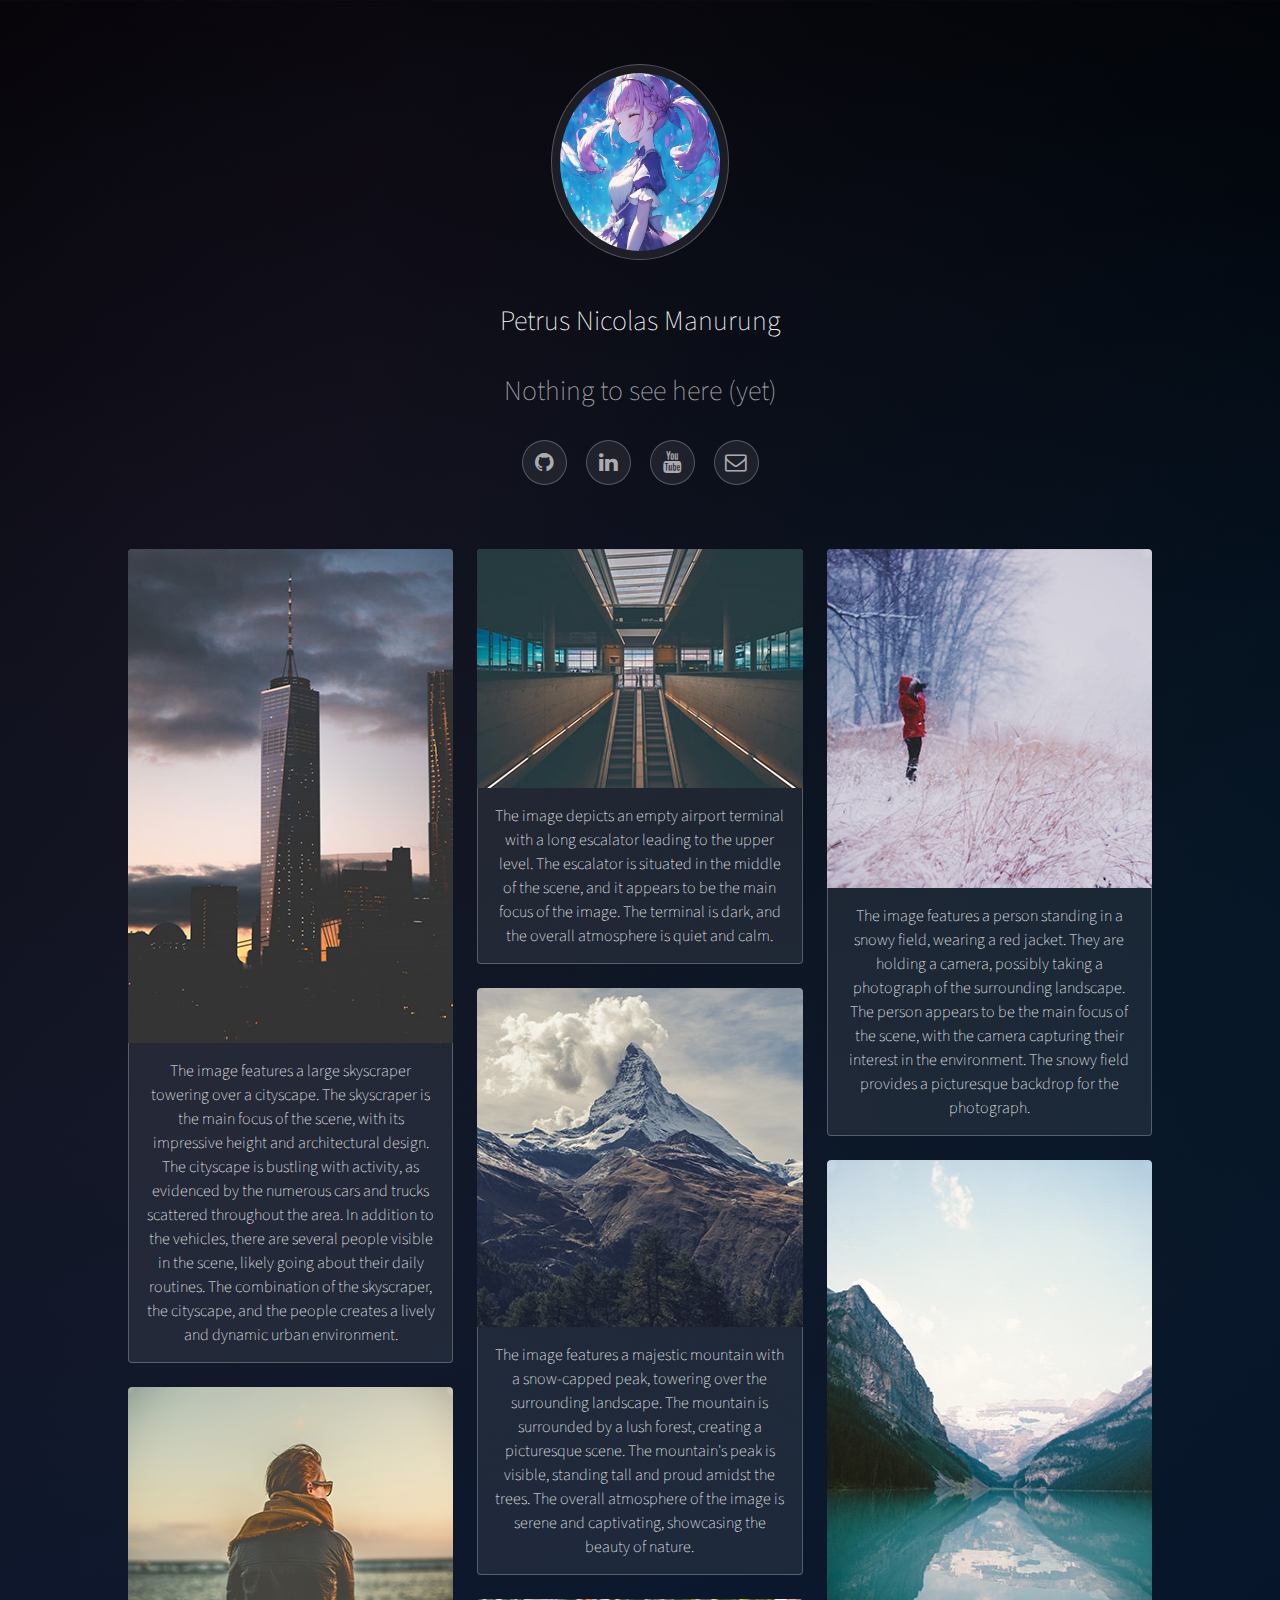
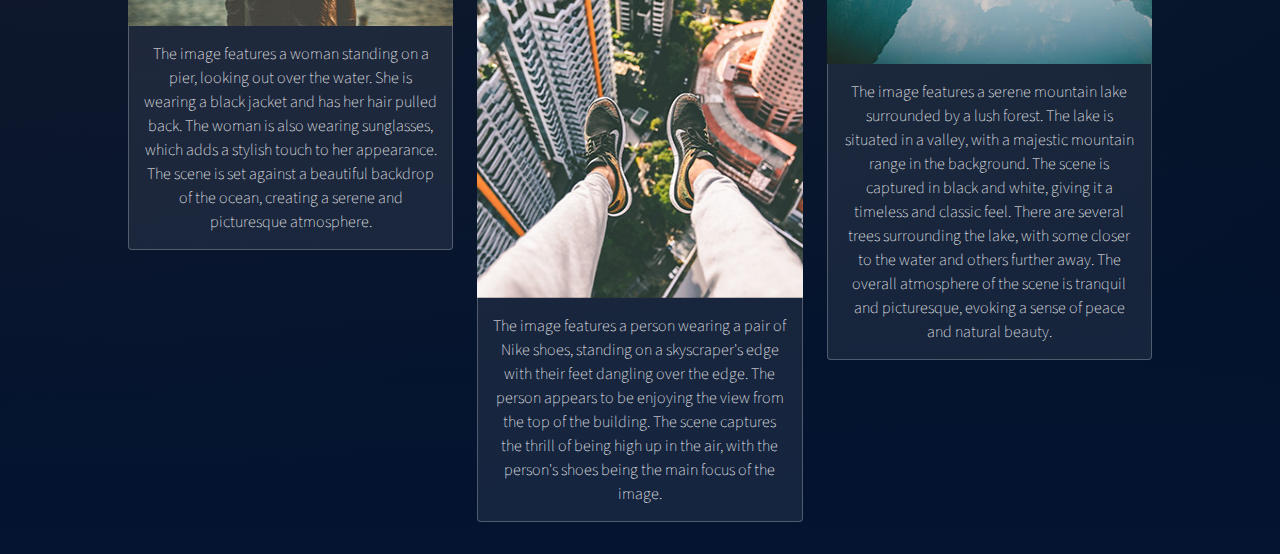
<file: index.html>
<!DOCTYPE HTML>
<!--
	Visualize by TEMPLATED
	templated.co @templatedco
	Released for free under the Creative Commons Attribution 3.0 license (templated.co/license)
--><html>
	<head>
		<title>Petrus' Portofolio</title>
		<meta charset="utf-8">
		<meta name="robots" content="index, follow, max-image-preview:large, max-snippet:-1, max-video-preview:-1">
		<meta name="viewport" content="width=device-width, initial-scale=1">
		<link rel="stylesheet" href="assets/css/main.css">
	</head>
	
	<body>

		<!-- Wrapper -->
			<div id="wrapper">

				<!-- Header -->
					<header id="header"><span class="avatar"><img src="images/avatar.jpg" alt="" width="173" height="178"></span>
						<h1><strong>Petrus Nicolas Manurung</strong></h1>
						<h1>Nothing to see here (yet)</h1>
						<ul class="icons">
							<li><a href="https://github.com/Petman1304" class="icon style2 fa-github"><span class="label">Github</span></a></li>
							<li><a href="https://www.linkedin.com/in/petrus-nicolas-manurung" class="icon style2 fa-linkedin"><span class="label">Linkedin</span></a></li>
							<li><a href="https://youtube.com/@petrusnicolasmanurung?si=OfPmjKK796OT5QaP" class="icon style2 fa-youtube"><span class="label">Youtube</span></a></li>
							<li><a href="mailto:petrusnmanurung@gmail.com" class="icon style2 fa-envelope-o"><span class="label">Email</span></a></li>
						</ul></header><!-- Main --><section id="main"><!-- Thumbnails --><section class="thumbnails"><div>
									<a href="images/fulls/01.jpg">
										<img src="images/thumbs/01.jpg" alt="" width="346" height="494"><h3>The image features a large skyscraper towering over a cityscape. The skyscraper is the main focus of the scene, with its impressive height and architectural design. The cityscape is bustling with activity, as evidenced by the numerous cars and trucks scattered throughout the area. In addition to the vehicles, there are several people visible in the scene, likely going about their daily routines. The combination of the skyscraper, the cityscape, and the people creates a lively and dynamic urban environment.</h3>
									</a>
									<a href="images/fulls/02.jpg">
										<img src="images/thumbs/02.jpg" alt="" width="346" height="239"><h3>The image features a woman standing on a pier, looking out over the water. She is wearing a black jacket and has her hair pulled back. The woman is also wearing sunglasses, which adds a stylish touch to her appearance. The scene is set against a beautiful backdrop of the ocean, creating a serene and picturesque atmosphere.</h3>
									</a>
								</div>
								<div>
									<a href="images/fulls/03.jpg">
										<img src="images/thumbs/03.jpg" alt="" width="346" height="239"><h3>The image depicts an empty airport terminal with a long escalator leading to the upper level. The escalator is situated in the middle of the scene, and it appears to be the main focus of the image. The terminal is dark, and the overall atmosphere is quiet and calm.</h3>
									</a>
									<a href="images/fulls/04.jpg">
										<img src="images/thumbs/04.jpg" alt="" width="346" height="339"><h3>The image features a majestic mountain with a snow-capped peak, towering over the surrounding landscape. The mountain is surrounded by a lush forest, creating a picturesque scene. The mountain's peak is visible, standing tall and proud amidst the trees. The overall atmosphere of the image is serene and captivating, showcasing the beauty of nature.</h3>
									</a>
									<a href="images/fulls/05.jpg">
										<img src="images/thumbs/05.jpg" alt="" width="346" height="299"><h3>The image features a person wearing a pair of Nike shoes, standing on a skyscraper's edge with their feet dangling over the edge. The person appears to be enjoying the view from the top of the building. The scene captures the thrill of being high up in the air, with the person's shoes being the main focus of the image.</h3>
									</a>
								</div>
								<div>
									<a href="images/fulls/06.jpg">
										<img src="images/thumbs/06.jpg" alt="" width="346" height="339"><h3>The image features a person standing in a snowy field, wearing a red jacket. They are holding a camera, possibly taking a photograph of the surrounding landscape. The person appears to be the main focus of the scene, with the camera capturing their interest in the environment. The snowy field provides a picturesque backdrop for the photograph.</h3>
									</a>
									<a href="images/fulls/07.jpg">
										<img src="images/thumbs/07.jpg" alt="" width="346" height="504"><h3>The image features a serene mountain lake surrounded by a lush forest. The lake is situated in a valley, with a majestic mountain range in the background. The scene is captured in black and white, giving it a timeless and classic feel. There are several trees surrounding the lake, with some closer to the water and others further away. The overall atmosphere of the scene is tranquil and picturesque, evoking a sense of peace and natural beauty.</h3>
									</a>
								</div>
							</section></section><!-- Footer --></div>
		<!-- Scripts -->
			<script src="assets/js/jquery.min.js"></script><script src="assets/js/jquery.poptrox.min.js"></script><script src="assets/js/skel.min.js"></script><script src="assets/js/main.js"></script></body></html>
</file>
<file: assets/css/main.css>
@charset "UTF-8";
@import url(font-awesome.min.css);
@import url("//fonts.googleapis.com/css?family=Source+Sans+Pro:200");

/*
	Visualize by TEMPLATED
	templated.co @templatedco
	Released for free under the Creative Commons Attribution 3.0 license (templated.co/license)
*/

/* Reset */

	html, body, div, span, applet, object, iframe, h1, h2, h3, h4, h5, h6, p, blockquote, pre, a, abbr, acronym, address, big, cite, code, del, dfn, em, img, ins, kbd, q, s, samp, small, strike, strong, sub, sup, tt, var, b, u, i, center, dl, dt, dd, ol, ul, li, fieldset, form, label, legend, table, caption, tbody, tfoot, thead, tr, th, td, article, aside, canvas, details, embed, figure, figcaption, footer, header, hgroup, menu, nav, output, ruby, section, summary, time, mark, audio, video {
		margin: 0;
		padding: 0;
		border: 0;
		font-size: 100%;
		font: inherit;
		vertical-align: baseline;
	}
.image.fit img {
	width: 100%;
	height: auto;
}
	article, aside, details, figcaption, figure, footer, header, hgroup, menu, nav, section {
		display: block;
	}

	body {
		line-height: 1;
	}

	ol, ul {
		list-style: none;
	}

	blockquote, q {
		quotes: none;
	}

	blockquote:before, blockquote:after, q:before, q:after {
		content: '';
		content: none;
	}

	table {
		border-collapse: collapse;
		border-spacing: 0;
	}

	body {
		-webkit-text-size-adjust: none;
	}

/* Box Model */

	*, *:before, *:after {
		-moz-box-sizing: border-box;
		-webkit-box-sizing: border-box;
		box-sizing: border-box;
	}

/* Grid */

	.row {
		border-bottom: solid 1px transparent;
		-moz-box-sizing: border-box;
		-webkit-box-sizing: border-box;
		box-sizing: border-box;
	}

	.row > * {
		float: left;
		-moz-box-sizing: border-box;
		-webkit-box-sizing: border-box;
		box-sizing: border-box;
	}

	.row:after, .row:before {
		content: '';
		display: block;
		clear: both;
		height: 0;
	}

	.row.uniform > * > :first-child {
		margin-top: 0;
	}

	.row.uniform > * > :last-child {
		margin-bottom: 0;
	}

	.row.\30 \25 > * {
		padding: 0 0 0 0em;
	}

	.row.\30 \25 {
		margin: 0 0 -1px 0em;
	}

	.row.uniform.\30 \25 > * {
		padding: 0em 0 0 0em;
	}

	.row.uniform.\30 \25 {
		margin: 0em 0 -1px 0em;
	}

	.row > * {
		padding: 0 0 0 2em;
	}

	.row {
		margin: 0 0 -1px -2em;
	}

	.row.uniform > * {
		padding: 2em 0 0 2em;
	}

	.row.uniform {
		margin: -2em 0 -1px -2em;
	}

	.row.\32 00\25 > * {
		padding: 0 0 0 4em;
	}

	.row.\32 00\25 {
		margin: 0 0 -1px -4em;
	}

	.row.uniform.\32 00\25 > * {
		padding: 4em 0 0 4em;
	}

	.row.uniform.\32 00\25 {
		margin: -4em 0 -1px -4em;
	}

	.row.\31 50\25 > * {
		padding: 0 0 0 3em;
	}

	.row.\31 50\25 {
		margin: 0 0 -1px -3em;
	}

	.row.uniform.\31 50\25 > * {
		padding: 3em 0 0 3em;
	}

	.row.uniform.\31 50\25 {
		margin: -3em 0 -1px -3em;
	}

	.row.\35 0\25 > * {
		padding: 0 0 0 1em;
	}

	.row.\35 0\25 {
		margin: 0 0 -1px -1em;
	}

	.row.uniform.\35 0\25 > * {
		padding: 1em 0 0 1em;
	}

	.row.uniform.\35 0\25 {
		margin: -1em 0 -1px -1em;
	}

	.row.\32 5\25 > * {
		padding: 0 0 0 0.5em;
	}

	.row.\32 5\25 {
		margin: 0 0 -1px -0.5em;
	}

	.row.uniform.\32 5\25 > * {
		padding: 0.5em 0 0 0.5em;
	}

	.row.uniform.\32 5\25 {
		margin: -0.5em 0 -1px -0.5em;
	}

	.\31 2u, .\31 2u\24 {
		width: 100%;
		clear: none;
		margin-left: 0;
	}

	.\31 1u, .\31 1u\24 {
		width: 91.6666666667%;
		clear: none;
		margin-left: 0;
	}

	.\31 0u, .\31 0u\24 {
		width: 83.3333333333%;
		clear: none;
		margin-left: 0;
	}

	.\39 u, .\39 u\24 {
		width: 75%;
		clear: none;
		margin-left: 0;
	}

	.\38 u, .\38 u\24 {
		width: 66.6666666667%;
		clear: none;
		margin-left: 0;
	}

	.\37 u, .\37 u\24 {
		width: 58.3333333333%;
		clear: none;
		margin-left: 0;
	}

	.\36 u, .\36 u\24 {
		width: 50%;
		clear: none;
		margin-left: 0;
	}

	.\35 u, .\35 u\24 {
		width: 41.6666666667%;
		clear: none;
		margin-left: 0;
	}

	.\34 u, .\34 u\24 {
		width: 33.3333333333%;
		clear: none;
		margin-left: 0;
	}

	.\33 u, .\33 u\24 {
		width: 25%;
		clear: none;
		margin-left: 0;
	}

	.\32 u, .\32 u\24 {
		width: 16.6666666667%;
		clear: none;
		margin-left: 0;
	}

	.\31 u, .\31 u\24 {
		width: 8.3333333333%;
		clear: none;
		margin-left: 0;
	}

	.\31 2u\24 + *,
	.\31 1u\24 + *,
	.\31 0u\24 + *,
	.\39 u\24 + *,
	.\38 u\24 + *,
	.\37 u\24 + *,
	.\36 u\24 + *,
	.\35 u\24 + *,
	.\34 u\24 + *,
	.\33 u\24 + *,
	.\32 u\24 + *,
	.\31 u\24 + * {
		clear: left;
	}

	.\-11u {
		margin-left: 91.66667%;
	}

	.\-10u {
		margin-left: 83.33333%;
	}

	.\-9u {
		margin-left: 75%;
	}

	.\-8u {
		margin-left: 66.66667%;
	}

	.\-7u {
		margin-left: 58.33333%;
	}

	.\-6u {
		margin-left: 50%;
	}

	.\-5u {
		margin-left: 41.66667%;
	}

	.\-4u {
		margin-left: 33.33333%;
	}

	.\-3u {
		margin-left: 25%;
	}

	.\-2u {
		margin-left: 16.66667%;
	}

	.\-1u {
		margin-left: 8.33333%;
	}

	@media screen and (max-width: 1680px) {

		.row > * {
			padding: 0 0 0 2em;
		}

		.row {
			margin: 0 0 -1px -2em;
		}

		.row.uniform > * {
			padding: 2em 0 0 2em;
		}

		.row.uniform {
			margin: -2em 0 -1px -2em;
		}

		.row.\32 00\25 > * {
			padding: 0 0 0 4em;
		}

		.row.\32 00\25 {
			margin: 0 0 -1px -4em;
		}

		.row.uniform.\32 00\25 > * {
			padding: 4em 0 0 4em;
		}

		.row.uniform.\32 00\25 {
			margin: -4em 0 -1px -4em;
		}

		.row.\31 50\25 > * {
			padding: 0 0 0 3em;
		}

		.row.\31 50\25 {
			margin: 0 0 -1px -3em;
		}

		.row.uniform.\31 50\25 > * {
			padding: 3em 0 0 3em;
		}

		.row.uniform.\31 50\25 {
			margin: -3em 0 -1px -3em;
		}

		.row.\35 0\25 > * {
			padding: 0 0 0 1em;
		}

		.row.\35 0\25 {
			margin: 0 0 -1px -1em;
		}

		.row.uniform.\35 0\25 > * {
			padding: 1em 0 0 1em;
		}

		.row.uniform.\35 0\25 {
			margin: -1em 0 -1px -1em;
		}

		.row.\32 5\25 > * {
			padding: 0 0 0 0.5em;
		}

		.row.\32 5\25 {
			margin: 0 0 -1px -0.5em;
		}

		.row.uniform.\32 5\25 > * {
			padding: 0.5em 0 0 0.5em;
		}

		.row.uniform.\32 5\25 {
			margin: -0.5em 0 -1px -0.5em;
		}

		.\31 2u\28xlarge\29, .\31 2u\24\28xlarge\29 {
			width: 100%;
			clear: none;
			margin-left: 0;
		}

		.\31 1u\28xlarge\29, .\31 1u\24\28xlarge\29 {
			width: 91.6666666667%;
			clear: none;
			margin-left: 0;
		}

		.\31 0u\28xlarge\29, .\31 0u\24\28xlarge\29 {
			width: 83.3333333333%;
			clear: none;
			margin-left: 0;
		}

		.\39 u\28xlarge\29, .\39 u\24\28xlarge\29 {
			width: 75%;
			clear: none;
			margin-left: 0;
		}

		.\38 u\28xlarge\29, .\38 u\24\28xlarge\29 {
			width: 66.6666666667%;
			clear: none;
			margin-left: 0;
		}

		.\37 u\28xlarge\29, .\37 u\24\28xlarge\29 {
			width: 58.3333333333%;
			clear: none;
			margin-left: 0;
		}

		.\36 u\28xlarge\29, .\36 u\24\28xlarge\29 {
			width: 50%;
			clear: none;
			margin-left: 0;
		}

		.\35 u\28xlarge\29, .\35 u\24\28xlarge\29 {
			width: 41.6666666667%;
			clear: none;
			margin-left: 0;
		}

		.\34 u\28xlarge\29, .\34 u\24\28xlarge\29 {
			width: 33.3333333333%;
			clear: none;
			margin-left: 0;
		}

		.\33 u\28xlarge\29, .\33 u\24\28xlarge\29 {
			width: 25%;
			clear: none;
			margin-left: 0;
		}

		.\32 u\28xlarge\29, .\32 u\24\28xlarge\29 {
			width: 16.6666666667%;
			clear: none;
			margin-left: 0;
		}

		.\31 u\28xlarge\29, .\31 u\24\28xlarge\29 {
			width: 8.3333333333%;
			clear: none;
			margin-left: 0;
		}

		.\31 2u\24\28xlarge\29 + *,
		.\31 1u\24\28xlarge\29 + *,
		.\31 0u\24\28xlarge\29 + *,
		.\39 u\24\28xlarge\29 + *,
		.\38 u\24\28xlarge\29 + *,
		.\37 u\24\28xlarge\29 + *,
		.\36 u\24\28xlarge\29 + *,
		.\35 u\24\28xlarge\29 + *,
		.\34 u\24\28xlarge\29 + *,
		.\33 u\24\28xlarge\29 + *,
		.\32 u\24\28xlarge\29 + *,
		.\31 u\24\28xlarge\29 + * {
			clear: left;
		}

		.\-11u\28xlarge\29 {
			margin-left: 91.66667%;
		}

		.\-10u\28xlarge\29 {
			margin-left: 83.33333%;
		}

		.\-9u\28xlarge\29 {
			margin-left: 75%;
		}

		.\-8u\28xlarge\29 {
			margin-left: 66.66667%;
		}

		.\-7u\28xlarge\29 {
			margin-left: 58.33333%;
		}

		.\-6u\28xlarge\29 {
			margin-left: 50%;
		}

		.\-5u\28xlarge\29 {
			margin-left: 41.66667%;
		}

		.\-4u\28xlarge\29 {
			margin-left: 33.33333%;
		}

		.\-3u\28xlarge\29 {
			margin-left: 25%;
		}

		.\-2u\28xlarge\29 {
			margin-left: 16.66667%;
		}

		.\-1u\28xlarge\29 {
			margin-left: 8.33333%;
		}

	}

	@media screen and (max-width: 1280px) {

		.row > * {
			padding: 0 0 0 2em;
		}

		.row {
			margin: 0 0 -1px -2em;
		}

		.row.uniform > * {
			padding: 2em 0 0 2em;
		}

		.row.uniform {
			margin: -2em 0 -1px -2em;
		}

		.row.\32 00\25 > * {
			padding: 0 0 0 4em;
		}

		.row.\32 00\25 {
			margin: 0 0 -1px -4em;
		}

		.row.uniform.\32 00\25 > * {
			padding: 4em 0 0 4em;
		}

		.row.uniform.\32 00\25 {
			margin: -4em 0 -1px -4em;
		}

		.row.\31 50\25 > * {
			padding: 0 0 0 3em;
		}

		.row.\31 50\25 {
			margin: 0 0 -1px -3em;
		}

		.row.uniform.\31 50\25 > * {
			padding: 3em 0 0 3em;
		}

		.row.uniform.\31 50\25 {
			margin: -3em 0 -1px -3em;
		}

		.row.\35 0\25 > * {
			padding: 0 0 0 1em;
		}

		.row.\35 0\25 {
			margin: 0 0 -1px -1em;
		}

		.row.uniform.\35 0\25 > * {
			padding: 1em 0 0 1em;
		}

		.row.uniform.\35 0\25 {
			margin: -1em 0 -1px -1em;
		}

		.row.\32 5\25 > * {
			padding: 0 0 0 0.5em;
		}

		.row.\32 5\25 {
			margin: 0 0 -1px -0.5em;
		}

		.row.uniform.\32 5\25 > * {
			padding: 0.5em 0 0 0.5em;
		}

		.row.uniform.\32 5\25 {
			margin: -0.5em 0 -1px -0.5em;
		}

		.\31 2u\28large\29, .\31 2u\24\28large\29 {
			width: 100%;
			clear: none;
			margin-left: 0;
		}

		.\31 1u\28large\29, .\31 1u\24\28large\29 {
			width: 91.6666666667%;
			clear: none;
			margin-left: 0;
		}

		.\31 0u\28large\29, .\31 0u\24\28large\29 {
			width: 83.3333333333%;
			clear: none;
			margin-left: 0;
		}

		.\39 u\28large\29, .\39 u\24\28large\29 {
			width: 75%;
			clear: none;
			margin-left: 0;
		}

		.\38 u\28large\29, .\38 u\24\28large\29 {
			width: 66.6666666667%;
			clear: none;
			margin-left: 0;
		}

		.\37 u\28large\29, .\37 u\24\28large\29 {
			width: 58.3333333333%;
			clear: none;
			margin-left: 0;
		}

		.\36 u\28large\29, .\36 u\24\28large\29 {
			width: 50%;
			clear: none;
			margin-left: 0;
		}

		.\35 u\28large\29, .\35 u\24\28large\29 {
			width: 41.6666666667%;
			clear: none;
			margin-left: 0;
		}

		.\34 u\28large\29, .\34 u\24\28large\29 {
			width: 33.3333333333%;
			clear: none;
			margin-left: 0;
		}

		.\33 u\28large\29, .\33 u\24\28large\29 {
			width: 25%;
			clear: none;
			margin-left: 0;
		}

		.\32 u\28large\29, .\32 u\24\28large\29 {
			width: 16.6666666667%;
			clear: none;
			margin-left: 0;
		}

		.\31 u\28large\29, .\31 u\24\28large\29 {
			width: 8.3333333333%;
			clear: none;
			margin-left: 0;
		}

		.\31 2u\24\28large\29 + *,
		.\31 1u\24\28large\29 + *,
		.\31 0u\24\28large\29 + *,
		.\39 u\24\28large\29 + *,
		.\38 u\24\28large\29 + *,
		.\37 u\24\28large\29 + *,
		.\36 u\24\28large\29 + *,
		.\35 u\24\28large\29 + *,
		.\34 u\24\28large\29 + *,
		.\33 u\24\28large\29 + *,
		.\32 u\24\28large\29 + *,
		.\31 u\24\28large\29 + * {
			clear: left;
		}

		.\-11u\28large\29 {
			margin-left: 91.66667%;
		}

		.\-10u\28large\29 {
			margin-left: 83.33333%;
		}

		.\-9u\28large\29 {
			margin-left: 75%;
		}

		.\-8u\28large\29 {
			margin-left: 66.66667%;
		}

		.\-7u\28large\29 {
			margin-left: 58.33333%;
		}

		.\-6u\28large\29 {
			margin-left: 50%;
		}

		.\-5u\28large\29 {
			margin-left: 41.66667%;
		}

		.\-4u\28large\29 {
			margin-left: 33.33333%;
		}

		.\-3u\28large\29 {
			margin-left: 25%;
		}

		.\-2u\28large\29 {
			margin-left: 16.66667%;
		}

		.\-1u\28large\29 {
			margin-left: 8.33333%;
		}

	}

	@media screen and (max-width: 980px) {

		.row > * {
			padding: 0 0 0 2em;
		}

		.row {
			margin: 0 0 -1px -2em;
		}

		.row.uniform > * {
			padding: 2em 0 0 2em;
		}

		.row.uniform {
			margin: -2em 0 -1px -2em;
		}

		.row.\32 00\25 > * {
			padding: 0 0 0 4em;
		}

		.row.\32 00\25 {
			margin: 0 0 -1px -4em;
		}

		.row.uniform.\32 00\25 > * {
			padding: 4em 0 0 4em;
		}

		.row.uniform.\32 00\25 {
			margin: -4em 0 -1px -4em;
		}

		.row.\31 50\25 > * {
			padding: 0 0 0 3em;
		}

		.row.\31 50\25 {
			margin: 0 0 -1px -3em;
		}

		.row.uniform.\31 50\25 > * {
			padding: 3em 0 0 3em;
		}

		.row.uniform.\31 50\25 {
			margin: -3em 0 -1px -3em;
		}

		.row.\35 0\25 > * {
			padding: 0 0 0 1em;
		}

		.row.\35 0\25 {
			margin: 0 0 -1px -1em;
		}

		.row.uniform.\35 0\25 > * {
			padding: 1em 0 0 1em;
		}

		.row.uniform.\35 0\25 {
			margin: -1em 0 -1px -1em;
		}

		.row.\32 5\25 > * {
			padding: 0 0 0 0.5em;
		}

		.row.\32 5\25 {
			margin: 0 0 -1px -0.5em;
		}

		.row.uniform.\32 5\25 > * {
			padding: 0.5em 0 0 0.5em;
		}

		.row.uniform.\32 5\25 {
			margin: -0.5em 0 -1px -0.5em;
		}

		.\31 2u\28medium\29, .\31 2u\24\28medium\29 {
			width: 100%;
			clear: none;
			margin-left: 0;
		}

		.\31 1u\28medium\29, .\31 1u\24\28medium\29 {
			width: 91.6666666667%;
			clear: none;
			margin-left: 0;
		}

		.\31 0u\28medium\29, .\31 0u\24\28medium\29 {
			width: 83.3333333333%;
			clear: none;
			margin-left: 0;
		}

		.\39 u\28medium\29, .\39 u\24\28medium\29 {
			width: 75%;
			clear: none;
			margin-left: 0;
		}

		.\38 u\28medium\29, .\38 u\24\28medium\29 {
			width: 66.6666666667%;
			clear: none;
			margin-left: 0;
		}

		.\37 u\28medium\29, .\37 u\24\28medium\29 {
			width: 58.3333333333%;
			clear: none;
			margin-left: 0;
		}

		.\36 u\28medium\29, .\36 u\24\28medium\29 {
			width: 50%;
			clear: none;
			margin-left: 0;
		}

		.\35 u\28medium\29, .\35 u\24\28medium\29 {
			width: 41.6666666667%;
			clear: none;
			margin-left: 0;
		}

		.\34 u\28medium\29, .\34 u\24\28medium\29 {
			width: 33.3333333333%;
			clear: none;
			margin-left: 0;
		}

		.\33 u\28medium\29, .\33 u\24\28medium\29 {
			width: 25%;
			clear: none;
			margin-left: 0;
		}

		.\32 u\28medium\29, .\32 u\24\28medium\29 {
			width: 16.6666666667%;
			clear: none;
			margin-left: 0;
		}

		.\31 u\28medium\29, .\31 u\24\28medium\29 {
			width: 8.3333333333%;
			clear: none;
			margin-left: 0;
		}

		.\31 2u\24\28medium\29 + *,
		.\31 1u\24\28medium\29 + *,
		.\31 0u\24\28medium\29 + *,
		.\39 u\24\28medium\29 + *,
		.\38 u\24\28medium\29 + *,
		.\37 u\24\28medium\29 + *,
		.\36 u\24\28medium\29 + *,
		.\35 u\24\28medium\29 + *,
		.\34 u\24\28medium\29 + *,
		.\33 u\24\28medium\29 + *,
		.\32 u\24\28medium\29 + *,
		.\31 u\24\28medium\29 + * {
			clear: left;
		}

		.\-11u\28medium\29 {
			margin-left: 91.66667%;
		}

		.\-10u\28medium\29 {
			margin-left: 83.33333%;
		}

		.\-9u\28medium\29 {
			margin-left: 75%;
		}

		.\-8u\28medium\29 {
			margin-left: 66.66667%;
		}

		.\-7u\28medium\29 {
			margin-left: 58.33333%;
		}

		.\-6u\28medium\29 {
			margin-left: 50%;
		}

		.\-5u\28medium\29 {
			margin-left: 41.66667%;
		}

		.\-4u\28medium\29 {
			margin-left: 33.33333%;
		}

		.\-3u\28medium\29 {
			margin-left: 25%;
		}

		.\-2u\28medium\29 {
			margin-left: 16.66667%;
		}

		.\-1u\28medium\29 {
			margin-left: 8.33333%;
		}

	}

	@media screen and (max-width: 736px) {

		.row > * {
			padding: 0 0 0 2em;
		}

		.row {
			margin: 0 0 -1px -2em;
		}

		.row.uniform > * {
			padding: 2em 0 0 2em;
		}

		.row.uniform {
			margin: -2em 0 -1px -2em;
		}

		.row.\32 00\25 > * {
			padding: 0 0 0 4em;
		}

		.row.\32 00\25 {
			margin: 0 0 -1px -4em;
		}

		.row.uniform.\32 00\25 > * {
			padding: 4em 0 0 4em;
		}

		.row.uniform.\32 00\25 {
			margin: -4em 0 -1px -4em;
		}

		.row.\31 50\25 > * {
			padding: 0 0 0 3em;
		}

		.row.\31 50\25 {
			margin: 0 0 -1px -3em;
		}

		.row.uniform.\31 50\25 > * {
			padding: 3em 0 0 3em;
		}

		.row.uniform.\31 50\25 {
			margin: -3em 0 -1px -3em;
		}

		.row.\35 0\25 > * {
			padding: 0 0 0 1em;
		}

		.row.\35 0\25 {
			margin: 0 0 -1px -1em;
		}

		.row.uniform.\35 0\25 > * {
			padding: 1em 0 0 1em;
		}

		.row.uniform.\35 0\25 {
			margin: -1em 0 -1px -1em;
		}

		.row.\32 5\25 > * {
			padding: 0 0 0 0.5em;
		}

		.row.\32 5\25 {
			margin: 0 0 -1px -0.5em;
		}

		.row.uniform.\32 5\25 > * {
			padding: 0.5em 0 0 0.5em;
		}

		.row.uniform.\32 5\25 {
			margin: -0.5em 0 -1px -0.5em;
		}

		.\31 2u\28small\29, .\31 2u\24\28small\29 {
			width: 100%;
			clear: none;
			margin-left: 0;
		}

		.\31 1u\28small\29, .\31 1u\24\28small\29 {
			width: 91.6666666667%;
			clear: none;
			margin-left: 0;
		}

		.\31 0u\28small\29, .\31 0u\24\28small\29 {
			width: 83.3333333333%;
			clear: none;
			margin-left: 0;
		}

		.\39 u\28small\29, .\39 u\24\28small\29 {
			width: 75%;
			clear: none;
			margin-left: 0;
		}

		.\38 u\28small\29, .\38 u\24\28small\29 {
			width: 66.6666666667%;
			clear: none;
			margin-left: 0;
		}

		.\37 u\28small\29, .\37 u\24\28small\29 {
			width: 58.3333333333%;
			clear: none;
			margin-left: 0;
		}

		.\36 u\28small\29, .\36 u\24\28small\29 {
			width: 50%;
			clear: none;
			margin-left: 0;
		}

		.\35 u\28small\29, .\35 u\24\28small\29 {
			width: 41.6666666667%;
			clear: none;
			margin-left: 0;
		}

		.\34 u\28small\29, .\34 u\24\28small\29 {
			width: 33.3333333333%;
			clear: none;
			margin-left: 0;
		}

		.\33 u\28small\29, .\33 u\24\28small\29 {
			width: 25%;
			clear: none;
			margin-left: 0;
		}

		.\32 u\28small\29, .\32 u\24\28small\29 {
			width: 16.6666666667%;
			clear: none;
			margin-left: 0;
		}

		.\31 u\28small\29, .\31 u\24\28small\29 {
			width: 8.3333333333%;
			clear: none;
			margin-left: 0;
		}

		.\31 2u\24\28small\29 + *,
		.\31 1u\24\28small\29 + *,
		.\31 0u\24\28small\29 + *,
		.\39 u\24\28small\29 + *,
		.\38 u\24\28small\29 + *,
		.\37 u\24\28small\29 + *,
		.\36 u\24\28small\29 + *,
		.\35 u\24\28small\29 + *,
		.\34 u\24\28small\29 + *,
		.\33 u\24\28small\29 + *,
		.\32 u\24\28small\29 + *,
		.\31 u\24\28small\29 + * {
			clear: left;
		}

		.\-11u\28small\29 {
			margin-left: 91.66667%;
		}

		.\-10u\28small\29 {
			margin-left: 83.33333%;
		}

		.\-9u\28small\29 {
			margin-left: 75%;
		}

		.\-8u\28small\29 {
			margin-left: 66.66667%;
		}

		.\-7u\28small\29 {
			margin-left: 58.33333%;
		}

		.\-6u\28small\29 {
			margin-left: 50%;
		}

		.\-5u\28small\29 {
			margin-left: 41.66667%;
		}

		.\-4u\28small\29 {
			margin-left: 33.33333%;
		}

		.\-3u\28small\29 {
			margin-left: 25%;
		}

		.\-2u\28small\29 {
			margin-left: 16.66667%;
		}

		.\-1u\28small\29 {
			margin-left: 8.33333%;
		}

	}

	@media screen and (max-width: 480px) {

		.row > * {
			padding: 0 0 0 2em;
		}

		.row {
			margin: 0 0 -1px -2em;
		}

		.row.uniform > * {
			padding: 2em 0 0 2em;
		}

		.row.uniform {
			margin: -2em 0 -1px -2em;
		}

		.row.\32 00\25 > * {
			padding: 0 0 0 4em;
		}

		.row.\32 00\25 {
			margin: 0 0 -1px -4em;
		}

		.row.uniform.\32 00\25 > * {
			padding: 4em 0 0 4em;
		}

		.row.uniform.\32 00\25 {
			margin: -4em 0 -1px -4em;
		}

		.row.\31 50\25 > * {
			padding: 0 0 0 3em;
		}

		.row.\31 50\25 {
			margin: 0 0 -1px -3em;
		}

		.row.uniform.\31 50\25 > * {
			padding: 3em 0 0 3em;
		}

		.row.uniform.\31 50\25 {
			margin: -3em 0 -1px -3em;
		}

		.row.\35 0\25 > * {
			padding: 0 0 0 1em;
		}

		.row.\35 0\25 {
			margin: 0 0 -1px -1em;
		}

		.row.uniform.\35 0\25 > * {
			padding: 1em 0 0 1em;
		}

		.row.uniform.\35 0\25 {
			margin: -1em 0 -1px -1em;
		}

		.row.\32 5\25 > * {
			padding: 0 0 0 0.5em;
		}

		.row.\32 5\25 {
			margin: 0 0 -1px -0.5em;
		}

		.row.uniform.\32 5\25 > * {
			padding: 0.5em 0 0 0.5em;
		}

		.row.uniform.\32 5\25 {
			margin: -0.5em 0 -1px -0.5em;
		}

		.\31 2u\28xsmall\29, .\31 2u\24\28xsmall\29 {
			width: 100%;
			clear: none;
			margin-left: 0;
		}

		.\31 1u\28xsmall\29, .\31 1u\24\28xsmall\29 {
			width: 91.6666666667%;
			clear: none;
			margin-left: 0;
		}

		.\31 0u\28xsmall\29, .\31 0u\24\28xsmall\29 {
			width: 83.3333333333%;
			clear: none;
			margin-left: 0;
		}

		.\39 u\28xsmall\29, .\39 u\24\28xsmall\29 {
			width: 75%;
			clear: none;
			margin-left: 0;
		}

		.\38 u\28xsmall\29, .\38 u\24\28xsmall\29 {
			width: 66.6666666667%;
			clear: none;
			margin-left: 0;
		}

		.\37 u\28xsmall\29, .\37 u\24\28xsmall\29 {
			width: 58.3333333333%;
			clear: none;
			margin-left: 0;
		}

		.\36 u\28xsmall\29, .\36 u\24\28xsmall\29 {
			width: 50%;
			clear: none;
			margin-left: 0;
		}

		.\35 u\28xsmall\29, .\35 u\24\28xsmall\29 {
			width: 41.6666666667%;
			clear: none;
			margin-left: 0;
		}

		.\34 u\28xsmall\29, .\34 u\24\28xsmall\29 {
			width: 33.3333333333%;
			clear: none;
			margin-left: 0;
		}

		.\33 u\28xsmall\29, .\33 u\24\28xsmall\29 {
			width: 25%;
			clear: none;
			margin-left: 0;
		}

		.\32 u\28xsmall\29, .\32 u\24\28xsmall\29 {
			width: 16.6666666667%;
			clear: none;
			margin-left: 0;
		}

		.\31 u\28xsmall\29, .\31 u\24\28xsmall\29 {
			width: 8.3333333333%;
			clear: none;
			margin-left: 0;
		}

		.\31 2u\24\28xsmall\29 + *,
		.\31 1u\24\28xsmall\29 + *,
		.\31 0u\24\28xsmall\29 + *,
		.\39 u\24\28xsmall\29 + *,
		.\38 u\24\28xsmall\29 + *,
		.\37 u\24\28xsmall\29 + *,
		.\36 u\24\28xsmall\29 + *,
		.\35 u\24\28xsmall\29 + *,
		.\34 u\24\28xsmall\29 + *,
		.\33 u\24\28xsmall\29 + *,
		.\32 u\24\28xsmall\29 + *,
		.\31 u\24\28xsmall\29 + * {
			clear: left;
		}

		.\-11u\28xsmall\29 {
			margin-left: 91.66667%;
		}

		.\-10u\28xsmall\29 {
			margin-left: 83.33333%;
		}

		.\-9u\28xsmall\29 {
			margin-left: 75%;
		}

		.\-8u\28xsmall\29 {
			margin-left: 66.66667%;
		}

		.\-7u\28xsmall\29 {
			margin-left: 58.33333%;
		}

		.\-6u\28xsmall\29 {
			margin-left: 50%;
		}

		.\-5u\28xsmall\29 {
			margin-left: 41.66667%;
		}

		.\-4u\28xsmall\29 {
			margin-left: 33.33333%;
		}

		.\-3u\28xsmall\29 {
			margin-left: 25%;
		}

		.\-2u\28xsmall\29 {
			margin-left: 16.66667%;
		}

		.\-1u\28xsmall\29 {
			margin-left: 8.33333%;
		}

	}

/* Basic */

	@-ms-viewport {
		width: device-width;
	}

	body {
		-ms-overflow-style: scrollbar;
	}

	@media screen and (max-width: 480px) {

		html, body {
			min-width: 320px;
		}

	}

	body {
		background-color: #000;
		background-image: linear-gradient(rgb(0, 0, 0, 0.8), rgb(4, 20, 49)),url("../../images/bg.jpg");
		background-size: cover;
		background-position: top center;
	}

		body.is-loading *, body.is-loading *:before, body.is-loading *:after {
			-moz-animation: none !important;
			-webkit-animation: none !important;
			-ms-animation: none !important;
			animation: none !important;
			-moz-transition: none !important;
			-webkit-transition: none !important;
			-ms-transition: none !important;
			transition: none !important;
		}

/* Type */

	body, input, select, textarea {
		color: rgba(255, 255, 255, 0.65);
		font-family: "Source Sans Pro", Helvetica, sans-serif;
		font-size: 13pt;
		font-weight: 200;
		line-height: 1.65;
	}

		@media screen and (max-width: 1280px) {

			body, input, select, textarea {
				font-size: 12pt;
			}

		}

	a {
		color: inherit;
		text-decoration: none;
		border-bottom: dotted 1px rgba(255, 255, 255, 0.35);
		-moz-transition: border-bottom-color 0.2s ease-in-out, color 0.2s ease-in-out;
		-webkit-transition: border-bottom-color 0.2s ease-in-out, color 0.2s ease-in-out;
		-ms-transition: border-bottom-color 0.2s ease-in-out, color 0.2s ease-in-out;
		transition: border-bottom-color 0.2s ease-in-out, color 0.2s ease-in-out;
	}

		a:hover {
			color: #ffffff;
			border-bottom-color: transparent;
		}

	strong, b {
		color: #ffffff;
		font-weight: 200;
	}

	em, i {
		font-style: italic;
	}

	p {
		margin: 0 0 2em 0;
	}

	h1, h2, h3, h4, h5, h6 {
		color: #ffffff;
		font-weight: 200;
		line-height: 1.5;
		margin: 0 0 1em 0;
	}

		h1 a, h2 a, h3 a, h4 a, h5 a, h6 a {
			color: inherit;
			text-decoration: none;
		}

		@media screen and (max-width: 980px) {

			h1 br, h2 br, h3 br, h4 br, h5 br, h6 br {
				display: none;
			}

		}

	h1 {
		font-size: 1.75em;
	}

		@media screen and (max-width: 980px) {

			h1 {
				font-size: 1.5em;
			}

		}

		@media screen and (max-width: 736px) {

			h1 {
				font-size: 1.25em;
			}

		}

	h2 {
		font-size: 1.35em;
	}

		@media screen and (max-width: 736px) {

			h2 {
				font-size: 1em;
			}

		}

	h3 {
		font-size: 1em;
	}

	h4 {
		font-size: 1em;
	}

	h5 {
		font-size: 0.9em;
	}

	h6 {
		font-size: 0.7em;
	}

	sub {
		font-size: 0.8em;
		position: relative;
		top: 0.5em;
	}

	sup {
		font-size: 0.8em;
		position: relative;
		top: -0.5em;
	}

	blockquote {
		border-left: solid 4px rgba(255, 255, 255, 0.25);
		font-style: italic;
		margin: 0 0 2em 0;
		padding: 0.5em 0 0.5em 2em;
	}

	code {
		background: rgba(255, 255, 255, 0.075);
		border-radius: 4px;
		border: solid 1px rgba(255, 255, 255, 0.25);
		font-family: "Courier New", monospace;
		font-size: 0.9em;
		margin: 0 0.25em;
		padding: 0.25em 0.65em;
	}

	pre {
		-webkit-overflow-scrolling: touch;
		font-family: "Courier New", monospace;
		font-size: 0.9em;
		margin: 0 0 2em 0;
	}

		pre code {
			display: block;
			line-height: 1.75;
			padding: 1em 1.5em;
			overflow-x: auto;
		}

	hr {
		border: 0;
		border-bottom: solid 1px rgba(255, 255, 255, 0.25);
		margin: 2em 0;
	}

		hr.major {
			margin: 3em 0;
		}

	.align-left {
		text-align: left;
	}

	.align-center {
		text-align: center;
	}

	.align-right {
		text-align: right;
	}

/* Section/Article */

	section.special, article.special {
		text-align: center;
	}

	header p {
		color: rgba(255, 255, 255, 0.35);
		position: relative;
		margin: 0 0 1.5em 0;
	}

	header h2 + p {
		font-size: 1.25em;
		margin-top: -1em;
	}

	header h3 + p {
		font-size: 1.1em;
		margin-top: -0.8em;
	}

	header h4 + p,
	header h5 + p,
	header h6 + p {
		font-size: 0.9em;
		margin-top: -0.6em;
	}

/* Form */

	form {
		margin: 0 0 2em 0;
	}

	label {
		color: #ffffff;
		display: block;
		font-size: 0.9em;
		font-weight: 200;
		margin: 0 0 1em 0;
	}

	input[type="text"],
	input[type="password"],
	input[type="email"],
	input[type="tel"],
	select,
	textarea {
		-moz-appearance: none;
		-webkit-appearance: none;
		-ms-appearance: none;
		appearance: none;
		background: rgba(255, 255, 255, 0.075);
		border-radius: 4px;
		border: none;
		border: solid 1px rgba(255, 255, 255, 0.25);
		color: inherit;
		display: block;
		outline: 0;
		padding: 0 1em;
		text-decoration: none;
		width: 100%;
	}

		input[type="text"]:invalid,
		input[type="password"]:invalid,
		input[type="email"]:invalid,
		input[type="tel"]:invalid,
		select:invalid,
		textarea:invalid {
			box-shadow: none;
		}

		input[type="text"]:focus,
		input[type="password"]:focus,
		input[type="email"]:focus,
		input[type="tel"]:focus,
		select:focus,
		textarea:focus {
			border-color: #FF6382;
			box-shadow: 0 0 0 1px #FF6382;
		}

	.select-wrapper {
		text-decoration: none;
		display: block;
		position: relative;
	}

		.select-wrapper:before {
			content: "";
			-moz-osx-font-smoothing: grayscale;
			-webkit-font-smoothing: antialiased;
			font-family: FontAwesome;
			font-style: normal;
			font-weight: normal;
			text-transform: none !important;
		}

		.select-wrapper:before {
			color: rgba(255, 255, 255, 0.25);
			display: block;
			height: 2.75em;
			line-height: 2.75em;
			pointer-events: none;
			position: absolute;
			right: 0;
			text-align: center;
			top: 0;
			width: 2.75em;
		}

		.select-wrapper select::-ms-expand {
			display: none;
		}

	input[type="text"],
	input[type="password"],
	input[type="email"],
	select {
		height: 2.75em;
	}

	textarea {
		padding: 0.75em 1em;
	}

	input[type="checkbox"],
	input[type="radio"] {
		-moz-appearance: none;
		-webkit-appearance: none;
		-ms-appearance: none;
		appearance: none;
		display: block;
		float: left;
		margin-right: -2em;
		opacity: 0;
		width: 1em;
		z-index: -1;
	}

		input[type="checkbox"] + label,
		input[type="radio"] + label {
			text-decoration: none;
			color: rgba(255, 255, 255, 0.65);
			cursor: pointer;
			display: inline-block;
			font-size: 1em;
			font-weight: 200;
			padding-left: 2.4em;
			padding-right: 0.75em;
			position: relative;
		}

			input[type="checkbox"] + label:before,
			input[type="radio"] + label:before {
				-moz-osx-font-smoothing: grayscale;
				-webkit-font-smoothing: antialiased;
				font-family: FontAwesome;
				font-style: normal;
				font-weight: normal;
				text-transform: none !important;
			}

			input[type="checkbox"] + label:before,
			input[type="radio"] + label:before {
				background: rgba(255, 255, 255, 0.075);
				border-radius: 4px;
				border: solid 1px rgba(255, 255, 255, 0.25);
				content: '';
				display: inline-block;
				height: 1.65em;
				left: 0;
				line-height: 1.58125em;
				position: absolute;
				text-align: center;
				top: 0;
				width: 1.65em;
			}

		input[type="checkbox"]:checked + label:before,
		input[type="radio"]:checked + label:before {
			background: #FF6382;
			border-color: #FF6382;
			color: #ffffff;
			content: '\f00c';
		}

		input[type="checkbox"]:focus + label:before,
		input[type="radio"]:focus + label:before {
			border-color: #FF6382;
			box-shadow: 0 0 0 1px #FF6382;
		}

	input[type="checkbox"] + label:before {
		border-radius: 4px;
	}

	input[type="radio"] + label:before {
		border-radius: 100%;
	}

	::-webkit-input-placeholder {
		color: rgba(255, 255, 255, 0.35) !important;
		opacity: 1.0;
	}

	:-moz-placeholder {
		color: rgba(255, 255, 255, 0.35) !important;
		opacity: 1.0;
	}

	::-moz-placeholder {
		color: rgba(255, 255, 255, 0.35) !important;
		opacity: 1.0;
	}

	:-ms-input-placeholder {
		color: rgba(255, 255, 255, 0.35) !important;
		opacity: 1.0;
	}

	.formerize-placeholder {
		color: rgba(255, 255, 255, 0.35) !important;
		opacity: 1.0;
	}

/* Box */

	.box {
		border-radius: 4px;
		border: solid 1px rgba(255, 255, 255, 0.25);
		margin-bottom: 2em;
		padding: 1.5em;
	}

		.box > :last-child,
		.box > :last-child > :last-child,
		.box > :last-child > :last-child > :last-child {
			margin-bottom: 0;
		}

		.box.alt {
			border: 0;
			border-radius: 0;
			padding: 0;
		}

/* Icon */

	.icon {
		text-decoration: none;
		border-bottom: none;
		position: relative;
	}

		.icon:before {
			-moz-osx-font-smoothing: grayscale;
			-webkit-font-smoothing: antialiased;
			font-family: FontAwesome;
			font-style: normal;
			font-weight: normal;
			text-transform: none !important;
		}

		.icon > .label {
			display: none;
		}

		.icon.style2 {
			-moz-transition: all 0.2s ease;
			-webkit-transition: all 0.2s ease;
			-ms-transition: all 0.2s ease;
			transition: all 0.2s ease;
			border-radius: 100%;
			display: inline-block;
			padding: 0.5em;
			border: solid 1px rgba(255, 255, 255, 0.25);
			background-color: rgba(255, 255, 255, 0.075);
		}

			.icon.style2:before {
				display: block;
				width: 1.25em;
				height: 1.25em;
				line-height: 1.25em;
				font-size: 1.35em;
			}

			.icon.style2:hover {
				background-color: rgba(255, 255, 255, 0.25);
			}

			@media screen and (max-width: 736px) {

				.icon.style2:before {
					font-size: 1em;
				}

			}

/* Image */

	.image {
		border-radius: 4px;
		border: 0;
		display: inline-block;
		position: relative;
	}

		.image img {
			border-radius: 4px;
			display: block;
		}

		.image.left, .image.right {
			max-width: 40%;
		}

			.image.left img, .image.right img {
				width: 100%;
			}

		.image.left {
			float: left;
			padding: 0 1.5em 1em 0;
			top: 0.25em;
		}

		.image.right {
			float: right;
			padding: 0 0 1em 1.5em;
			top: 0.25em;
		}

		.image.fit {
			display: block;
			margin: 0 0 2em 0;
			width: 100%;
		}

			.image.fit img {
				width: 100%;
			}

		.image.main {
			display: block;
			margin: 0 0 3em 0;
			width: 100%;
		}

			.image.main img {
				width: 100%;
			}

/* List */

	ol {
		list-style: decimal;
		margin: 0 0 2em 0;
		padding-left: 1.25em;
	}

		ol li {
			padding-left: 0.25em;
		}

	ul {
		list-style: disc;
		margin: 0 0 2em 0;
		padding-left: 1em;
	}

		ul li {
			padding-left: 0.5em;
		}

		ul.alt {
			list-style: none;
			padding-left: 0;
		}

			ul.alt li {
				border-top: solid 1px rgba(255, 255, 255, 0.25);
				padding: 0.5em 0;
			}

				ul.alt li:first-child {
					border-top: 0;
					padding-top: 0;
				}

		ul.icons {
			cursor: default;
			list-style: none;
			padding-left: 0;
		}

			ul.icons li {
				display: inline-block;
				padding: 0 1em 0 0;
			}

				ul.icons li:last-child {
					padding-right: 0;
				}

		ul.actions {
			cursor: default;
			list-style: none;
			padding-left: 0;
		}

			ul.actions li {
				display: inline-block;
				padding: 0 1em 0 0;
				vertical-align: middle;
			}

				ul.actions li:last-child {
					padding-right: 0;
				}

			ul.actions.small li {
				padding: 0 0.5em 0 0;
			}

			ul.actions.vertical li {
				display: block;
				padding: 1em 0 0 0;
			}

				ul.actions.vertical li:first-child {
					padding-top: 0;
				}

				ul.actions.vertical li > * {
					margin-bottom: 0;
				}

			ul.actions.vertical.small li {
				padding: 0.5em 0 0 0;
			}

				ul.actions.vertical.small li:first-child {
					padding-top: 0;
				}

			ul.actions.fit {
				display: table;
				margin-left: -1em;
				padding: 0;
				table-layout: fixed;
				width: calc(100% + 1em);
			}

				ul.actions.fit li {
					display: table-cell;
					padding: 0 0 0 1em;
				}

					ul.actions.fit li > * {
						margin-bottom: 0;
					}

				ul.actions.fit.small {
					margin-left: -0.5em;
					width: calc(100% + 0.5em);
				}

					ul.actions.fit.small li {
						padding: 0 0 0 0.5em;
					}

			@media screen and (max-width: 480px) {

				ul.actions {
					margin: 0 0 2em 0;
				}

					ul.actions li {
						padding: 1em 0 0 0;
						display: block;
						text-align: center;
						width: 100%;
					}

						ul.actions li:first-child {
							padding-top: 0;
						}

						ul.actions li > * {
							width: 100%;
							margin: 0 !important;
						}

							ul.actions li > *.icon:before {
								margin-left: -2em;
							}

					ul.actions.small li {
						padding: 0.5em 0 0 0;
					}

						ul.actions.small li:first-child {
							padding-top: 0;
						}

			}

	dl {
		margin: 0 0 2em 0;
	}

		dl dt {
			display: block;
			font-weight: 200;
			margin: 0 0 1em 0;
		}

		dl dd {
			margin-left: 2em;
		}

/* Table */

	.table-wrapper {
		-webkit-overflow-scrolling: touch;
		overflow-x: auto;
	}

	table {
		margin: 0 0 2em 0;
		width: 100%;
	}

		table tbody tr {
			border: solid 1px rgba(255, 255, 255, 0.25);
			border-left: 0;
			border-right: 0;
		}

			table tbody tr:nth-child(2n + 1) {
				background-color: rgba(255, 255, 255, 0.075);
			}

		table td {
			padding: 0.75em 0.75em;
		}

		table th {
			color: #ffffff;
			font-size: 0.9em;
			font-weight: 200;
			padding: 0 0.75em 0.75em 0.75em;
			text-align: left;
		}

		table thead {
			border-bottom: solid 2px rgba(255, 255, 255, 0.25);
		}

		table tfoot {
			border-top: solid 2px rgba(255, 255, 255, 0.25);
		}

		table.alt {
			border-collapse: separate;
		}

			table.alt tbody tr td {
				border: solid 1px rgba(255, 255, 255, 0.25);
				border-left-width: 0;
				border-top-width: 0;
			}

				table.alt tbody tr td:first-child {
					border-left-width: 1px;
				}

			table.alt tbody tr:first-child td {
				border-top-width: 1px;
			}

			table.alt thead {
				border-bottom: 0;
			}

			table.alt tfoot {
				border-top: 0;
			}

/* Button */

	input[type="submit"],
	input[type="reset"],
	input[type="button"],
	button,
	.button {
		-moz-appearance: none;
		-webkit-appearance: none;
		-ms-appearance: none;
		appearance: none;
		-moz-transition: background-color 0.2s ease-in-out, color 0.2s ease-in-out;
		-webkit-transition: background-color 0.2s ease-in-out, color 0.2s ease-in-out;
		-ms-transition: background-color 0.2s ease-in-out, color 0.2s ease-in-out;
		transition: background-color 0.2s ease-in-out, color 0.2s ease-in-out;
		background-color: #FF6382;
		border-radius: 4px;
		border: 0;
		color: !important;
		cursor: pointer;
		display: inline-block;
		font-weight: 200;
		height: 2.85em;
		line-height: 2.95em;
		padding: 0 1.5em;
		text-align: center;
		text-decoration: none;
		white-space: nowrap;
	}

		input[type="submit"]:hover,
		input[type="reset"]:hover,
		input[type="button"]:hover,
		button:hover,
		.button:hover {
			background-color: #ff7c96;
		}

		input[type="submit"]:active,
		input[type="reset"]:active,
		input[type="button"]:active,
		button:active,
		.button:active {
			background-color: #ff496e;
		}

		input[type="submit"].icon,
		input[type="reset"].icon,
		input[type="button"].icon,
		button.icon,
		.button.icon {
			padding-left: 1.35em;
		}

			input[type="submit"].icon:before,
			input[type="reset"].icon:before,
			input[type="button"].icon:before,
			button.icon:before,
			.button.icon:before {
				margin-right: 0.5em;
			}

		input[type="submit"].fit,
		input[type="reset"].fit,
		input[type="button"].fit,
		button.fit,
		.button.fit {
			display: block;
			margin: 0 0 1em 0;
			width: 100%;
		}

		input[type="submit"].small,
		input[type="reset"].small,
		input[type="button"].small,
		button.small,
		.button.small {
			font-size: 0.8em;
		}

		input[type="submit"].big,
		input[type="reset"].big,
		input[type="button"].big,
		button.big,
		.button.big {
			font-size: 1.35em;
		}

		input[type="submit"].alt,
		input[type="reset"].alt,
		input[type="button"].alt,
		button.alt,
		.button.alt {
			background-color: transparent;
			box-shadow: inset 0 0 0 2px rgba(255, 255, 255, 0.25);
			color: #ffffff !important;
		}

			input[type="submit"].alt:hover,
			input[type="reset"].alt:hover,
			input[type="button"].alt:hover,
			button.alt:hover,
			.button.alt:hover {
				background-color: rgba(255, 255, 255, 0.075);
			}

			input[type="submit"].alt:active,
			input[type="reset"].alt:active,
			input[type="button"].alt:active,
			button.alt:active,
			.button.alt:active {
				background-color: rgba(255, 0, 0, 0.2);
			}

			input[type="submit"].alt.icon:before,
			input[type="reset"].alt.icon:before,
			input[type="button"].alt.icon:before,
			button.alt.icon:before,
			.button.alt.icon:before {
				color: rgba(255, 255, 255, 0.35);
			}

		input[type="submit"].special,
		input[type="reset"].special,
		input[type="button"].special,
		button.special,
		.button.special {
			background-color: #FF6382;
			color: !important;
		}

			input[type="submit"].special:hover,
			input[type="reset"].special:hover,
			input[type="button"].special:hover,
			button.special:hover,
			.button.special:hover {
				background-color: #ff7c96;
			}

			input[type="submit"].special:active,
			input[type="reset"].special:active,
			input[type="button"].special:active,
			button.special:active,
			.button.special:active {
				background-color: #ff496e;
			}

		input[type="submit"].disabled, input[type="submit"]:disabled,
		input[type="reset"].disabled,
		input[type="reset"]:disabled,
		input[type="button"].disabled,
		input[type="button"]:disabled,
		button.disabled,
		button:disabled,
		.button.disabled,
		.button:disabled {
			background-color: rgba(255, 255, 255, 0.65) !important;
			box-shadow: inset 0 -0.15em 0 0 rgba(0, 0, 0, 0.15);
			color: #000 !important;
			cursor: default;
			opacity: 0.25;
		}

		@media screen and (max-width: 480px) {

			input[type="submit"],
			input[type="reset"],
			input[type="button"],
			button,
			.button {
				padding: 0;
			}

		}

/* Thumbnails */

	.thumbnails {
		display: -moz-flex;
		display: -webkit-flex;
		display: -ms-flex;
		display: flex;
		-moz-flex-direction: row;
		-webkit-flex-direction: row;
		-ms-flex-direction: row;
		flex-direction: row;
		position: relative;
		margin: 0 0 2em -2em;
	}

		.thumbnails a {
			-moz-transition: all 0.2s ease;
			-webkit-transition: all 0.2s ease;
			-ms-transition: all 0.2s ease;
			transition: all 0.2s ease;
			border-bottom: none;
			display: block;
			width: 100%;
			margin: 0 0 2em 0;
			text-align: center;
			border-radius: 4px;
			box-shadow: inset 0 0 0 1px rgba(255, 255, 255, 0.25);
			background-color: rgba(255, 255, 255, 0.075);
			cursor: pointer;
			outline: 0;
			overflow: hidden;
		}

			.thumbnails a img {
				display: block;
				width: 100%;
				border-top-left-radius: 4px;
				border-top-right-radius: 4px;
			}

			.thumbnails a h3 {
				margin: 1em;
			}

			.thumbnails a:hover {
				background-color: rgba(255, 255, 255, 0.25);
				box-shadow: inset 0 0 0 1px rgba(255, 255, 255, 0.25), 0 0 0.5em 0 #FF6382;
			}

		.thumbnails > div {
			display: -moz-flex;
			display: -webkit-flex;
			display: -ms-flex;
			display: flex;
			-moz-flex-direction: column;
			-webkit-flex-direction: column;
			-ms-flex-direction: column;
			flex-direction: column;
			width: calc(100% / 3);
			padding-left: 2em;
		}

			.thumbnails > div > :last-child {
				margin-bottom: 0;
			}

		@media screen and (max-width: 1280px) {

			.thumbnails {
				margin: 0 0 2em -1.5em;
			}

				.thumbnails a {
					margin: 0 0 1.5em 0;
				}

				.thumbnails > div {
					padding-left: 1.5em;
				}

		}

		@media screen and (max-width: 980px) {

			.thumbnails h3 {
				font-size: 0.8em;
			}

		}

		@media screen and (max-width: 480px) {

			.thumbnails {
				display: block;
			}

				.thumbnails a {
					margin: 0 0 2em 0 !important;
				}

				.thumbnails > div {
					display: block;
					width: 100%;
				}

					.thumbnails > div:last-child > :last-child {
						margin-bottom: 0 !important;
					}

				.thumbnails h3 {
					font-size: 1em;
				}

		}

/* Poptrox */

	.poptrox-popup {
		-moz-box-sizing: content-box;
		-webkit-box-sizing: content-box;
		-ms-box-sizing: content-box;
		box-sizing: content-box;
		background: rgba(255, 255, 255, 0.25);
		box-shadow: 0 0.5em 3em 0 rgba(0, 0, 0, 0.25);
		border-radius: 4px;
		overflow: hidden;
	}

		.poptrox-popup .closer {
			-moz-transition: opacity 0.2s ease-in-out;
			-webkit-transition: opacity 0.2s ease-in-out;
			-ms-transition: opacity 0.2s ease-in-out;
			transition: opacity 0.2s ease-in-out;
			text-decoration: none;
			position: absolute;
			top: 1em;
			right: 1em;
			z-index: 2;
			-webkit-tap-highlight-color: rgba(255, 255, 255, 0);
			white-space: nowrap;
			text-indent: 2.5em;
			overflow: hidden;
			width: 2.5em;
			height: 2.5em;
			display: block;
		}

			.poptrox-popup .closer:before {
				content: "";
				-moz-osx-font-smoothing: grayscale;
				-webkit-font-smoothing: antialiased;
				font-family: FontAwesome;
				font-style: normal;
				font-weight: normal;
				text-transform: none !important;
			}

			.poptrox-popup .closer:before {
				display: block;
				position: relative;
				text-indent: 0;
				border-radius: 100%;
				box-shadow: inset 0 0 0 1px #ffffff;
				color: #ffffff !important;
				width: 2.5em;
				height: 2.5em;
				line-height: 2.5em;
			}

		.poptrox-popup:hover .closer {
			opacity: 0.5;
		}

			.poptrox-popup:hover .closer:hover {
				opacity: 1.0;
			}

/* Wrapper */

	#wrapper {
		max-width: 68em;
		width: 100%;
		margin: 0 auto;
		padding: 0 2em;
		opacity: 1;
		filter: none;
		-moz-transition: opacity 1s ease, -moz-filter 1s ease;
		-webkit-transition: opacity 1s ease, -webkit-filter 1s ease;
		-ms-transition: opacity 1s ease, -ms-filter 1s ease;
		transition: opacity 1s ease, filter 1s ease;
	}

	body.is-loading #wrapper {
		opacity: 0;
		-moz-filter: blur(1px);
		-webkit-filter: blur(1px);
		-ms-filter: blur(1px);
		filter: blur(1px);
	}

	body.is-covered #wrapper {
		-moz-filter: blur(3px);
		-webkit-filter: blur(3px);
		-ms-filter: blur(3px);
		filter: blur(3px);
	}

/* Header */

	#header {
		text-align: center;
		padding: 6em 0 4em 0;
	}

		#header h1 {
			color: rgba(255, 255, 255, 0.65);
		}

		#header .avatar {
			border-radius: 100%;
			display: inline-block;
			margin: 0 0 2em 0;
			padding: 0.5em;
			border: solid 1px rgba(255, 255, 255, 0.25);
			background-color: rgba(255, 255, 255, 0.075);
		}

			#header .avatar img {
				border-radius: 100%;
				display: block;
				width: 10em;
			}

		@media screen and (max-width: 1280px) {

			#header {
				padding: 4em 0 2em 0;
			}

		}

/* Footer */

	.copyright {
		text-align: center;
		padding: 4em 0 4em 0;
	}

.copyright:before {
			content: '';
			border-top: solid 1px rgba(255, 255, 255, 0.25);
			width: 10em;
			display: block;
			margin: 0 auto 3em auto;
		}

		@media screen and (max-width: 1280px) {

			.copyright {
				padding: 2em 0 2em 0;
			}

		}
.copyright a{
	text-decoration: none;
	font-weight: 700;
	color: white;
	border-bottom: none;
}
</file>
